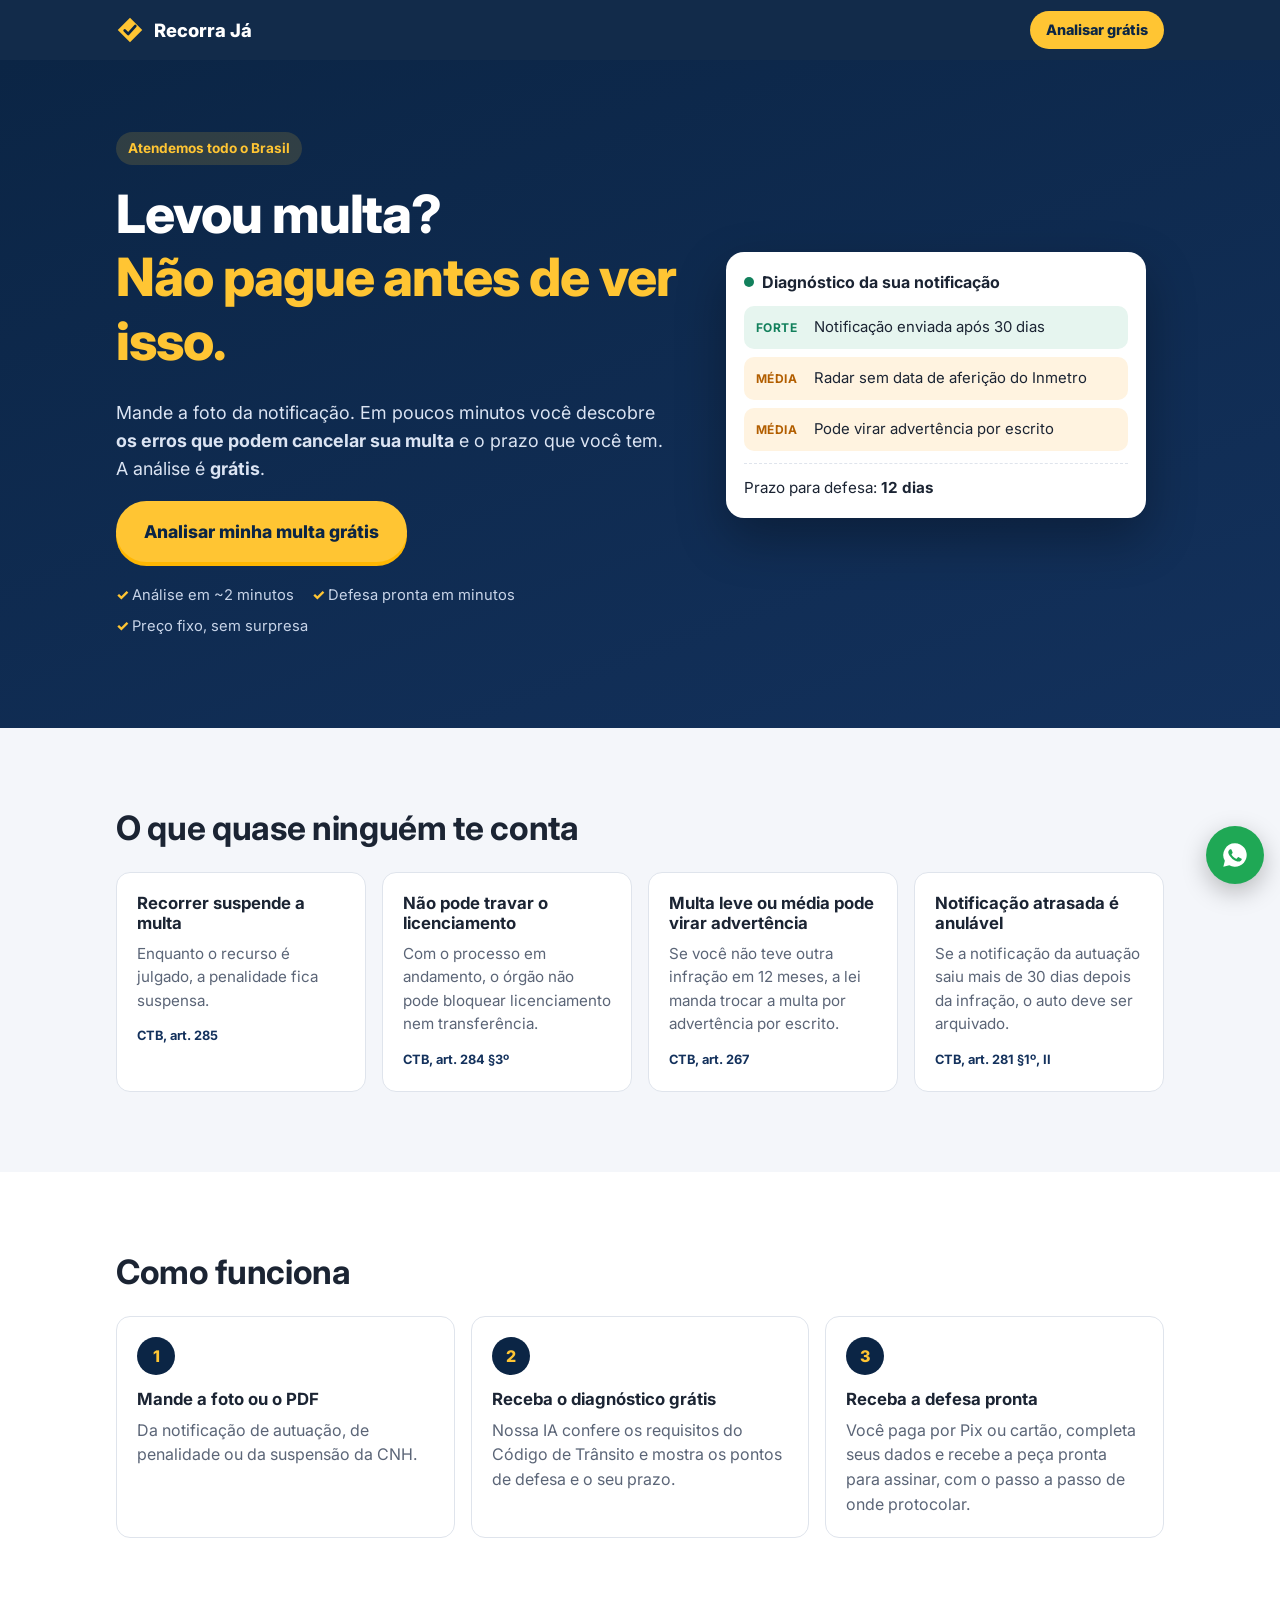
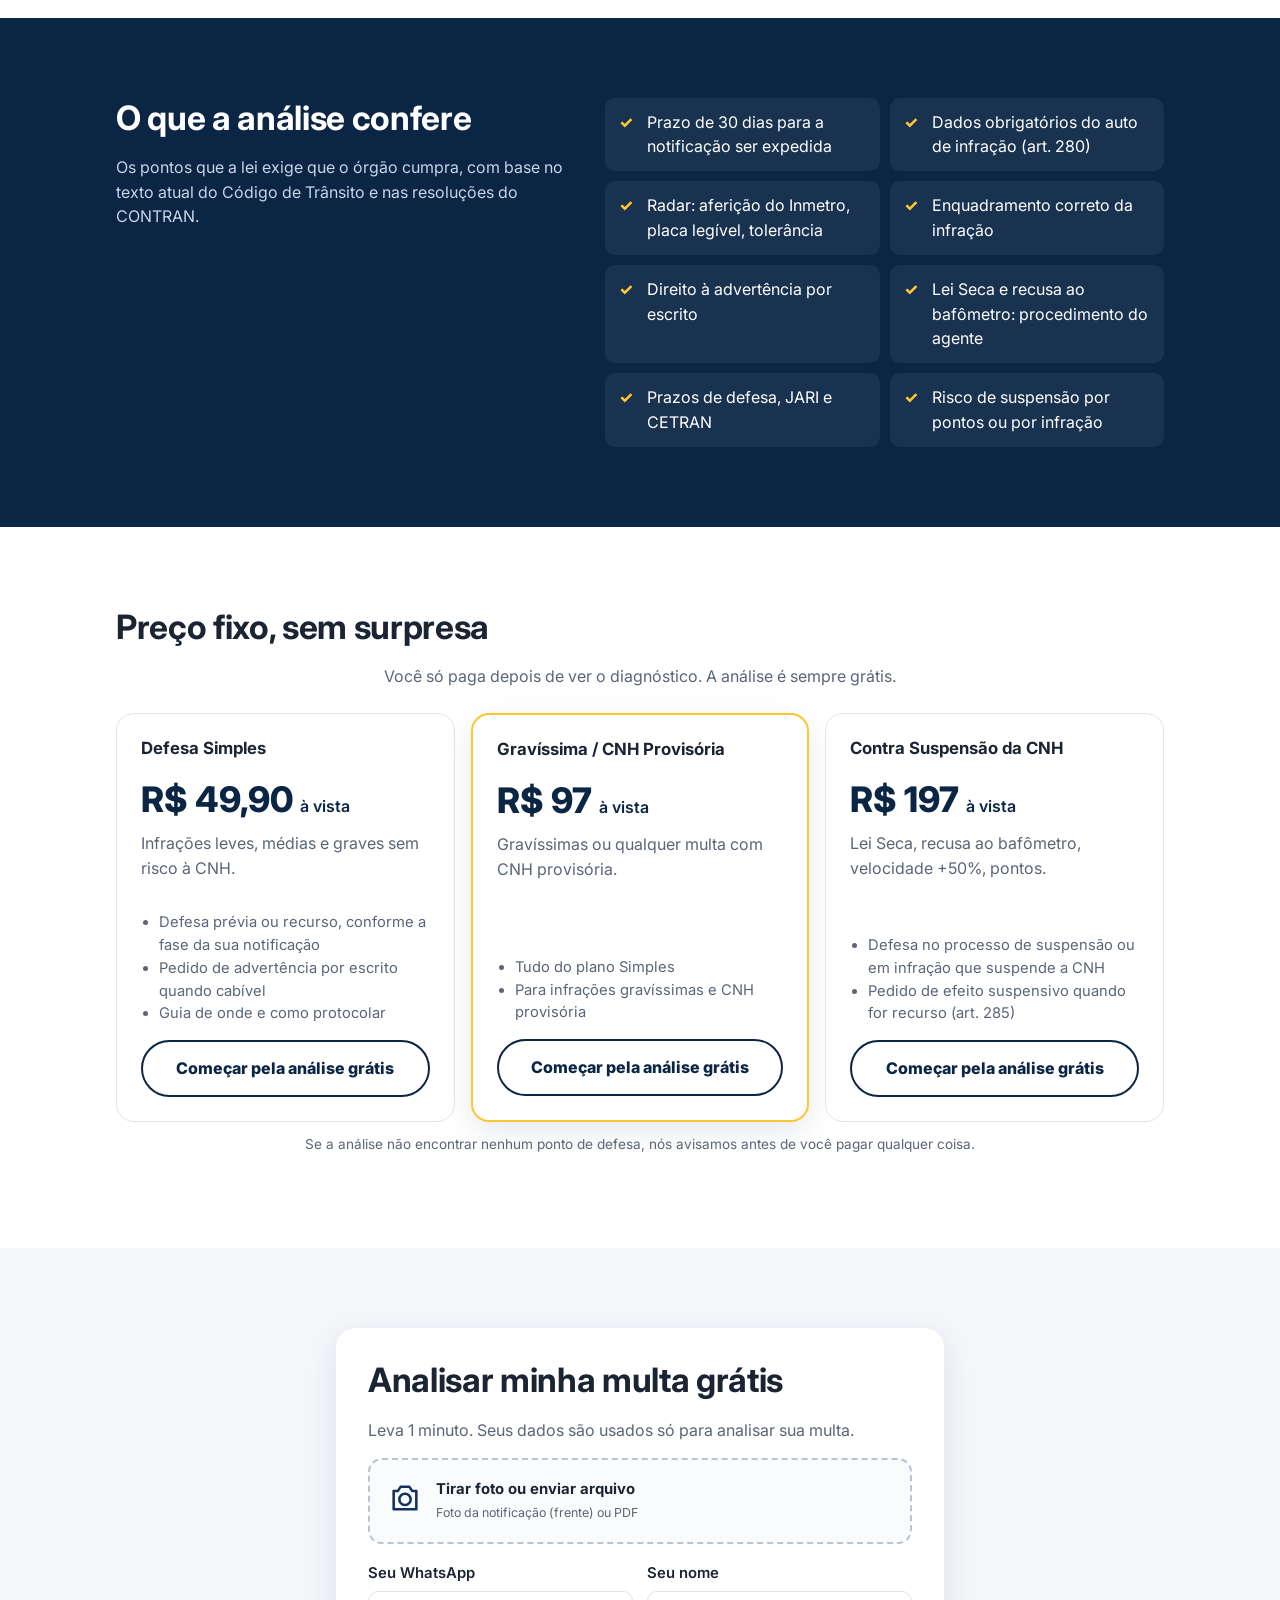
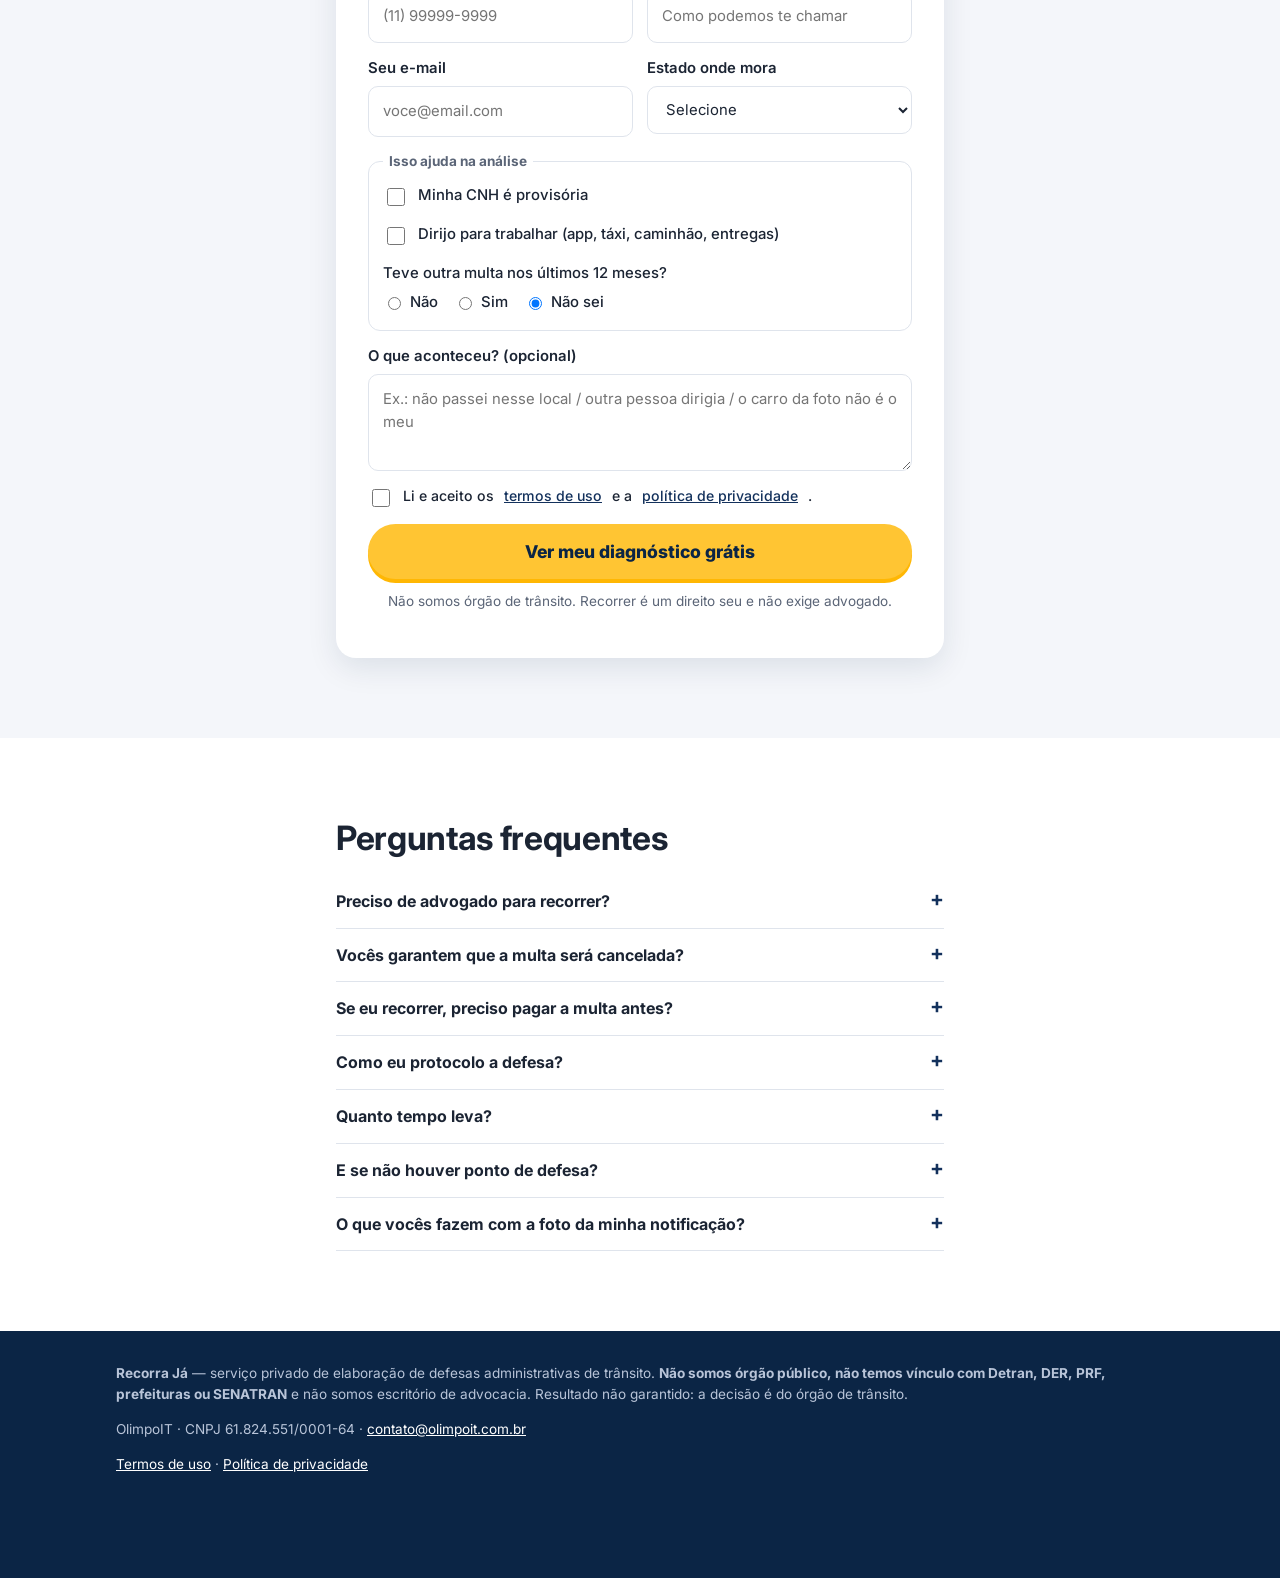
<file: index.html>
<!doctype html>
<html lang="pt-BR">
<head>
  <meta charset="utf-8">
  <meta name="viewport" content="width=device-width, initial-scale=1">
  <title>Recorra Já — Defesa de multa de trânsito com análise grátis</title>
  <meta name="description" content="Mande a foto da notificação e descubra em minutos os erros que podem cancelar sua multa. Defesa pronta com seus dados e o passo a passo para protocolar, em todo o Brasil.">
  <meta property="og:title" content="Levou multa? Veja se ela tem erro antes de pagar.">
  <meta property="og:description" content="Análise grátis da sua notificação em minutos. Defesa pronta a partir de R$ 49,90.">
  <meta property="og:type" content="website">
  <meta name="theme-color" content="#0b2545">
  <link rel="icon" href="favicon.svg" type="image/svg+xml">
  <link rel="preconnect" href="https://fonts.googleapis.com">
  <link rel="preconnect" href="https://fonts.gstatic.com" crossorigin>
  <link href="https://fonts.googleapis.com/css2?family=Inter:wght@400;500;600;700;800&display=swap" rel="stylesheet">
  <link rel="stylesheet" href="assets/style.css">
  <script src="config.js"></script>
</head>
<body>

<header class="topo">
  <div class="wrap topo-in">
    <a class="logo" href="#" aria-label="Recorra Já — início">
      <svg width="28" height="28" viewBox="0 0 32 32" aria-hidden="true"><path d="M16 2 30 16 16 30 2 16Z" fill="#ffc533"/><path d="m10 16.5 4 4 8-9" fill="none" stroke="#0b2545" stroke-width="3.2" stroke-linecap="round" stroke-linejoin="round"/></svg>
      <span>Recorra Já</span>
    </a>
    <a class="btn btn-sm" href="#analisar">Analisar grátis</a>
  </div>
</header>

<main>

<!-- HERO -->
<section class="hero">
  <div class="wrap hero-in">
    <div>
      <p class="selo">Atendemos todo o Brasil</p>
      <h1>Levou multa? <span class="destaque">Não pague antes de ver isso.</span></h1>
      <p class="sub">Mande a foto da notificação. Em poucos minutos você descobre <b>os erros que podem cancelar sua multa</b> e o prazo que você tem. A análise é <b>grátis</b>.</p>
      <a class="btn btn-lg" href="#analisar">Analisar minha multa grátis</a>
      <ul class="garantias">
        <li>Análise em ~2 minutos</li>
        <li>Defesa pronta em minutos</li>
        <li>Preço fixo, sem surpresa</li>
      </ul>
    </div>
    <div class="hero-card" aria-hidden="true">
      <div class="hc-top"><span class="hc-dot"></span>Diagnóstico da sua notificação</div>
      <div class="hc-row forte"><b>Forte</b> Notificação enviada após 30 dias</div>
      <div class="hc-row media"><b>Média</b> Radar sem data de aferição do Inmetro</div>
      <div class="hc-row media"><b>Média</b> Pode virar advertência por escrito</div>
      <div class="hc-prazo">Prazo para defesa: <b>12 dias</b></div>
    </div>
  </div>
</section>

<!-- FATOS -->
<section class="fatos">
  <div class="wrap">
    <h2>O que quase ninguém te conta</h2>
    <div class="grid-4">
      <article class="fato"><h3>Recorrer suspende a multa</h3><p>Enquanto o recurso é julgado, a penalidade fica suspensa.</p><small>CTB, art. 285</small></article>
      <article class="fato"><h3>Não pode travar o licenciamento</h3><p>Com o processo em andamento, o órgão não pode bloquear licenciamento nem transferência.</p><small>CTB, art. 284 §3º</small></article>
      <article class="fato"><h3>Multa leve ou média pode virar advertência</h3><p>Se você não teve outra infração em 12 meses, a lei manda trocar a multa por advertência por escrito.</p><small>CTB, art. 267</small></article>
      <article class="fato"><h3>Notificação atrasada é anulável</h3><p>Se a notificação da autuação saiu mais de 30 dias depois da infração, o auto deve ser arquivado.</p><small>CTB, art. 281 §1º, II</small></article>
    </div>
  </div>
</section>

<!-- COMO FUNCIONA -->
<section class="como">
  <div class="wrap">
    <h2>Como funciona</h2>
    <ol class="passos">
      <li><span>1</span><h3>Mande a foto ou o PDF</h3><p>Da notificação de autuação, de penalidade ou da suspensão da CNH.</p></li>
      <li><span>2</span><h3>Receba o diagnóstico grátis</h3><p>Nossa IA confere os requisitos do Código de Trânsito e mostra os pontos de defesa e o seu prazo.</p></li>
      <li><span>3</span><h3>Receba a defesa pronta</h3><p>Você paga por Pix ou cartão, completa seus dados e recebe a peça pronta para assinar, com o passo a passo de onde protocolar.</p></li>
    </ol>
  </div>
</section>

<!-- O QUE VERIFICAMOS -->
<section class="verifica">
  <div class="wrap two-col">
    <div>
      <h2>O que a análise confere</h2>
      <p class="muted">Os pontos que a lei exige que o órgão cumpra, com base no texto atual do Código de Trânsito e nas resoluções do CONTRAN.</p>
    </div>
    <ul class="check">
      <li>Prazo de 30 dias para a notificação ser expedida</li>
      <li>Dados obrigatórios do auto de infração (art. 280)</li>
      <li>Radar: aferição do Inmetro, placa legível, tolerância</li>
      <li>Enquadramento correto da infração</li>
      <li>Direito à advertência por escrito</li>
      <li>Lei Seca e recusa ao bafômetro: procedimento do agente</li>
      <li>Prazos de defesa, JARI e CETRAN</li>
      <li>Risco de suspensão por pontos ou por infração</li>
    </ul>
  </div>
</section>

<!-- PLANOS -->
<section class="planos" id="planos">
  <div class="wrap">
    <h2>Preço fixo, sem surpresa</h2>
    <p class="muted center">Você só paga depois de ver o diagnóstico. A análise é sempre grátis.</p>
    <div class="grid-3" id="lista-planos"></div>
    <p class="nota center">Se a análise não encontrar nenhum ponto de defesa, nós avisamos antes de você pagar qualquer coisa.</p>
  </div>
</section>

<!-- DIAGNÓSTICO -->
<section class="analisar" id="analisar">
  <div class="wrap estreito">
    <div id="painel-form">
      <h2>Analisar minha multa grátis</h2>
      <p class="muted">Leva 1 minuto. Seus dados são usados só para analisar sua multa.</p>

      <form id="form" novalidate>
        <label class="upload" id="upload">
          <input type="file" id="arquivo" accept="image/*,application/pdf" required>
          <span class="up-icone" aria-hidden="true">
            <svg width="34" height="34" viewBox="0 0 24 24" fill="none" stroke="currentColor" stroke-width="1.8" stroke-linecap="round" stroke-linejoin="round"><path d="M4 7h3l2-3h6l2 3h3v13H4z"/><circle cx="12" cy="13" r="4"/></svg>
          </span>
          <span class="up-texto"><b>Tirar foto ou enviar arquivo</b><small>Foto da notificação (frente) ou PDF</small></span>
        </label>
        <p class="arquivo-nome" id="arquivo-nome" hidden></p>

        <div class="campos">
          <label>Seu WhatsApp<input type="tel" id="whatsapp" inputmode="tel" autocomplete="tel" placeholder="(11) 99999-9999" required></label>
          <label>Seu nome<input type="text" id="nome" autocomplete="name" placeholder="Como podemos te chamar"></label>
          <label>Seu e-mail<input type="email" id="email" autocomplete="email" placeholder="voce@email.com" required></label>
          <label>Estado onde mora
            <select id="uf">
              <option value="">Selecione</option>
              <option>AC</option><option>AL</option><option>AP</option><option>AM</option><option>BA</option><option>CE</option><option>DF</option><option>ES</option><option>GO</option><option>MA</option><option>MT</option><option>MS</option><option>MG</option><option>PA</option><option>PB</option><option>PR</option><option>PE</option><option>PI</option><option>RJ</option><option>RN</option><option>RS</option><option>RO</option><option>RR</option><option>SC</option><option>SP</option><option>SE</option><option>TO</option>
            </select>
          </label>
        </div>

        <fieldset class="opcoes">
          <legend>Isso ajuda na análise</legend>
          <label class="chk"><input type="checkbox" id="cnh_provisoria"> Minha CNH é provisória</label>
          <label class="chk"><input type="checkbox" id="profissional"> Dirijo para trabalhar (app, táxi, caminhão, entregas)</label>
          <div class="radio-linha">
            <span>Teve outra multa nos últimos 12 meses?</span>
            <label><input type="radio" name="outra" value="não"> Não</label>
            <label><input type="radio" name="outra" value="sim"> Sim</label>
            <label><input type="radio" name="outra" value="não sei" checked> Não sei</label>
          </div>
        </fieldset>

        <label>O que aconteceu? (opcional)
          <textarea id="relato" rows="3" placeholder="Ex.: não passei nesse local / outra pessoa dirigia / o carro da foto não é o meu"></textarea>
        </label>

        <label class="chk consent"><input type="checkbox" id="consentimento" required> Li e aceito os <a href="termos.html" target="_blank">termos de uso</a> e a <a href="privacidade.html" target="_blank">política de privacidade</a>.</label>

        <p class="erro" id="erro" role="alert" hidden></p>
        <button class="btn btn-lg btn-bloco" type="submit" id="enviar">Ver meu diagnóstico grátis</button>
        <p class="nota center">Não somos órgão de trânsito. Recorrer é um direito seu e não exige advogado.</p>
      </form>
    </div>

    <div id="painel-carregando" hidden>
      <div class="carregando">
        <div class="spinner" aria-hidden="true"></div>
        <h2>Analisando sua notificação…</h2>
        <ul class="etapas" id="etapas">
          <li>Lendo os dados da notificação</li>
          <li>Conferindo os requisitos do auto de infração</li>
          <li>Verificando prazos de expedição e de defesa</li>
          <li>Procurando pontos de defesa</li>
          <li>Montando seu diagnóstico</li>
        </ul>
        <p class="muted">Pode levar até 2 minutos. Não feche esta página.</p>
      </div>
    </div>

    <div id="painel-resultado" hidden></div>
  </div>
</section>

<!-- FAQ -->
<section class="faq">
  <div class="wrap estreito">
    <h2>Perguntas frequentes</h2>
    <details><summary>Preciso de advogado para recorrer?</summary><p>Não. A defesa prévia e os recursos à JARI e ao CETRAN são administrativos e podem ser apresentados pelo próprio motorista ou proprietário. Nós preparamos a peça; você assina e protocola (ou nos chama para ajudar).</p></details>
    <details><summary>Vocês garantem que a multa será cancelada?</summary><p>Não, e desconfie de quem garante. Quem decide é o órgão de trânsito. O que garantimos é uma defesa técnica, dentro do prazo, baseada nos erros reais encontrados na sua notificação.</p></details>
    <details><summary>Se eu recorrer, preciso pagar a multa antes?</summary><p>Não. O recurso pode ser apresentado sem pagar a multa (CTB, art. 286). Se você pagar e o recurso for aceito, tem direito à devolução corrigida.</p></details>
    <details><summary>Como eu protocolo a defesa?</summary><p>Junto com a defesa você recebe um guia feito para o seu caso: como assinar, onde protocolar (pela Carteira Digital de Trânsito quando o órgão aceita, pelo canal indicado na própria notificação, pelos Correios com AR ou presencialmente), quais documentos anexar e o que acontece depois.</p></details>
    <details><summary>Quanto tempo leva?</summary><p>O diagnóstico sai em minutos. Depois do pagamento e dos seus dados, a defesa fica pronta em poucos minutos na maioria dos casos. Se o processamento demorar mais que o normal, você recebe a defesa por e-mail em até 24 horas úteis.</p></details>
    <details><summary>E se não houver ponto de defesa?</summary><p>Nós te avisamos no diagnóstico, antes de qualquer pagamento. Se depois da revisão não houver defesa possível, devolvemos 100% do valor.</p></details>
    <details><summary>O que vocês fazem com a foto da minha notificação?</summary><p>Usamos só para analisar a sua multa e preparar a sua defesa. Não vendemos nem compartilhamos seus dados para outros fins. Veja a <a href="privacidade.html">política de privacidade</a>.</p></details>
  </div>
</section>

</main>

<footer class="rodape">
  <div class="wrap">
    <p><b>Recorra Já</b> — serviço privado de elaboração de defesas administrativas de trânsito. <b>Não somos órgão público, não temos vínculo com Detran, DER, PRF, prefeituras ou SENATRAN</b> e não somos escritório de advocacia. Resultado não garantido: a decisão é do órgão de trânsito.</p>
    <p id="dados-empresa"></p>
    <p><a href="termos.html">Termos de uso</a> · <a href="privacidade.html">Política de privacidade</a></p>
  </div>
</footer>

<a class="whats-flutuante" id="whats-flutuante" hidden aria-label="Falar no WhatsApp">
  <svg width="28" height="28" viewBox="0 0 24 24" fill="#fff" aria-hidden="true"><path d="M12 2a10 10 0 0 0-8.7 15l-1.3 5 5.1-1.3A10 10 0 1 0 12 2Zm5.5 14.2c-.2.7-1.3 1.3-1.9 1.4-.5.1-1.1.1-1.8-.1a16 16 0 0 1-1.6-.6 12.6 12.6 0 0 1-4.8-4.3 5.5 5.5 0 0 1-1.2-2.9 3.1 3.1 0 0 1 1-2.3 1 1 0 0 1 .7-.3h.5c.2 0 .4 0 .6.5l.9 2.1a.6.6 0 0 1 0 .5 1.9 1.9 0 0 1-.3.5l-.4.5c-.1.1-.3.3-.1.6a8.7 8.7 0 0 0 1.6 2 7.9 7.9 0 0 0 2.3 1.4c.3.1.5.1.6-.1l.9-1.1c.2-.3.4-.2.7-.1l2 1c.3.1.5.2.5.3a2.3 2.3 0 0 1-.1 1.2Z"/></svg>
</a>

<script src="assets/app.js"></script>
</body>
</html>
</file>
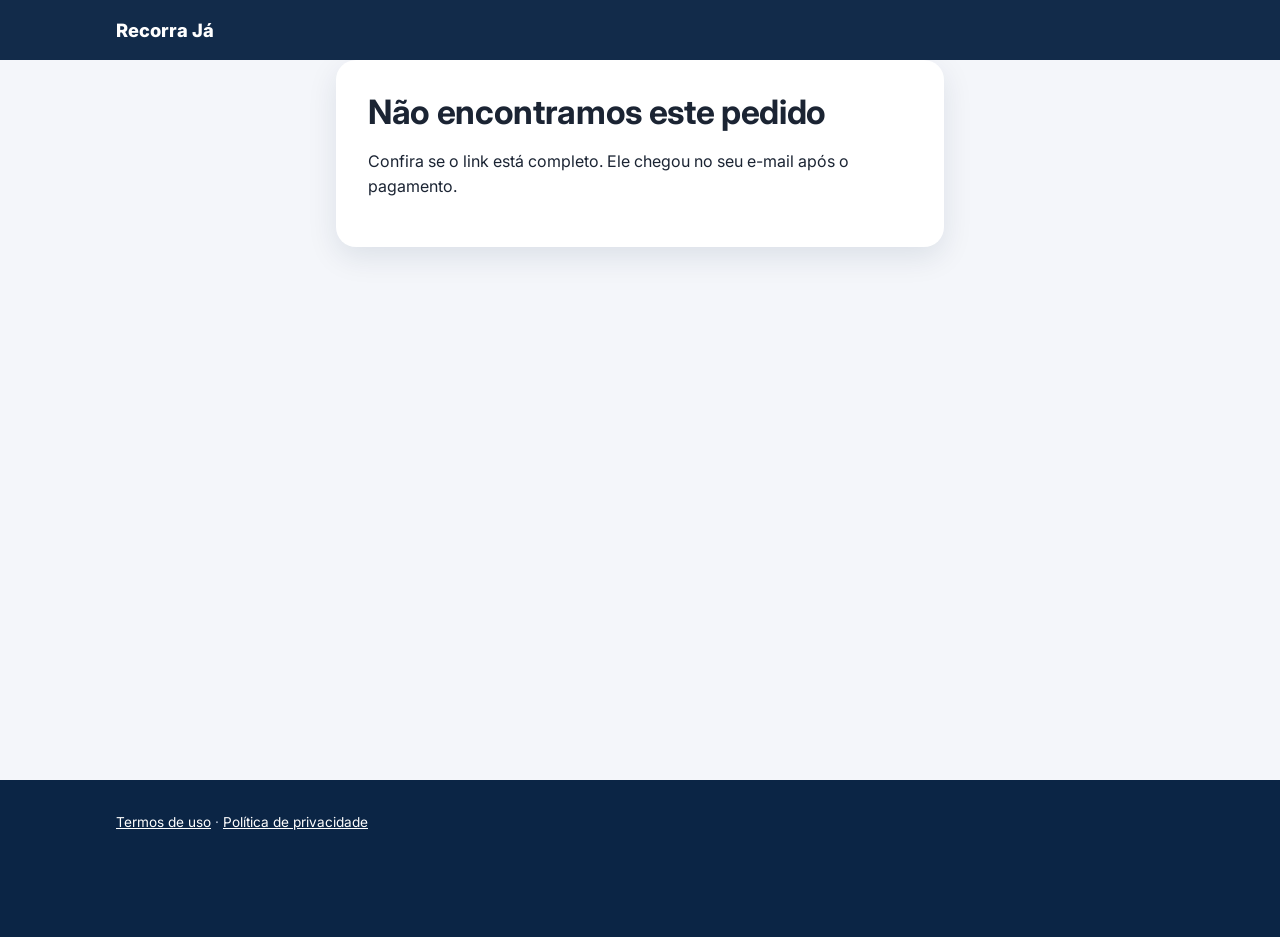
<file: dados.html>
<!doctype html>
<html lang="pt-BR">
<head>
  <meta charset="utf-8">
  <meta name="viewport" content="width=device-width, initial-scale=1">
  <meta name="robots" content="noindex, nofollow">
  <title>Complete seus dados — Recorra Já</title>
  <link rel="icon" href="favicon.svg" type="image/svg+xml">
  <link rel="preconnect" href="https://fonts.googleapis.com">
  <link rel="preconnect" href="https://fonts.gstatic.com" crossorigin>
  <link href="https://fonts.googleapis.com/css2?family=Inter:wght@400;500;600;700;800&display=swap" rel="stylesheet">
  <link rel="stylesheet" href="assets/style.css">
  <script src="config.js"></script>
</head>
<body data-pagina="dados">
<header class="topo"><div class="wrap topo-in"><a class="logo" href="index.html"><span>Recorra Já</span></a></div></header>

<main class="analisar" style="min-height:80vh">
  <div class="wrap estreito">

    <div id="estado-carregando" class="carregando">
      <div class="spinner" aria-hidden="true"></div>
      <h2 id="carregando-titulo">Carregando seu pedido…</h2>
      <p class="muted" id="carregando-texto"></p>
    </div>

    <div id="estado-erro" class="resultado" hidden>
      <h2>Não encontramos este pedido</h2>
      <p id="erro-texto">Confira se o link está completo. Ele chegou no seu e-mail após o pagamento.</p>
    </div>

    <div id="estado-revisao" class="resultado" hidden>
      <h2>Recebemos seus dados ✔</h2>
      <p>Sua defesa está sendo finalizada. Você recebe a defesa e o passo a passo <b>por e-mail em até 24 horas úteis</b> (antes, se o prazo estiver perto do fim).</p>
      <p class="nota">Pedido <span class="num-pedido"></span></p>
    </div>

    <form id="form-dados" class="resultado" novalidate hidden>
      <div class="res-topo"><h2>Falta pouco!</h2><span class="res-pedido">Pedido <span class="num-pedido"></span></span></div>
      <p>Pagamento confirmado. Estes dados vão na sua defesa, que você assina e protocola.</p>
      <div class="dados-multa" id="resumo-multa"></div>

      <div class="campos">
        <label>Nome completo<input id="nome_completo" autocomplete="name" required></label>
        <label>CPF<input id="cpf" inputmode="numeric" autocomplete="off" placeholder="000.000.000-00" required></label>
        <label>Nº de registro da CNH<input id="cnh" inputmode="numeric" placeholder="está na CNH, campo Nº REGISTRO" required></label>
        <label>CEP<input id="cep" inputmode="numeric" autocomplete="postal-code" placeholder="00000-000" required></label>
      </div>
      <label>Endereço (rua, número, complemento, bairro)<input id="endereco" autocomplete="street-address" required></label>
      <div class="campos">
        <label>Cidade<input id="cidade" autocomplete="address-level2" required></label>
        <label>UF<input id="uf" maxlength="2" autocomplete="address-level1" placeholder="SP" required></label>
      </div>

      <fieldset class="opcoes">
        <legend>Sobre a infração</legend>
        <div class="radio-linha">
          <span>Quem estava dirigindo?</span>
          <label><input type="radio" name="condutor" value="eu" checked> Eu</label>
          <label><input type="radio" name="condutor" value="outra_pessoa"> Outra pessoa</label>
        </div>
        <div class="radio-linha">
          <span>Teve outra multa nos últimos 12 meses?</span>
          <label><input type="radio" name="outra" value="não"> Não</label>
          <label><input type="radio" name="outra" value="sim"> Sim</label>
          <label><input type="radio" name="outra" value="não sei" checked> Não sei</label>
        </div>
      </fieldset>

      <div id="perguntas"></div>

      <label class="chk consent"><input type="checkbox" id="declaracao" required> Declaro que as informações acima são verdadeiras.</label>
      <p class="erro" id="erro" role="alert" hidden></p>
      <button class="btn btn-lg btn-bloco" type="submit" id="enviar">Gerar minha defesa</button>
    </form>

  </div>
</main>

<footer class="rodape"><div class="wrap"><p><a href="termos.html">Termos de uso</a> · <a href="privacidade.html">Política de privacidade</a></p></div></footer>
<script src="assets/pedido.js"></script>
</body>
</html>
</file>
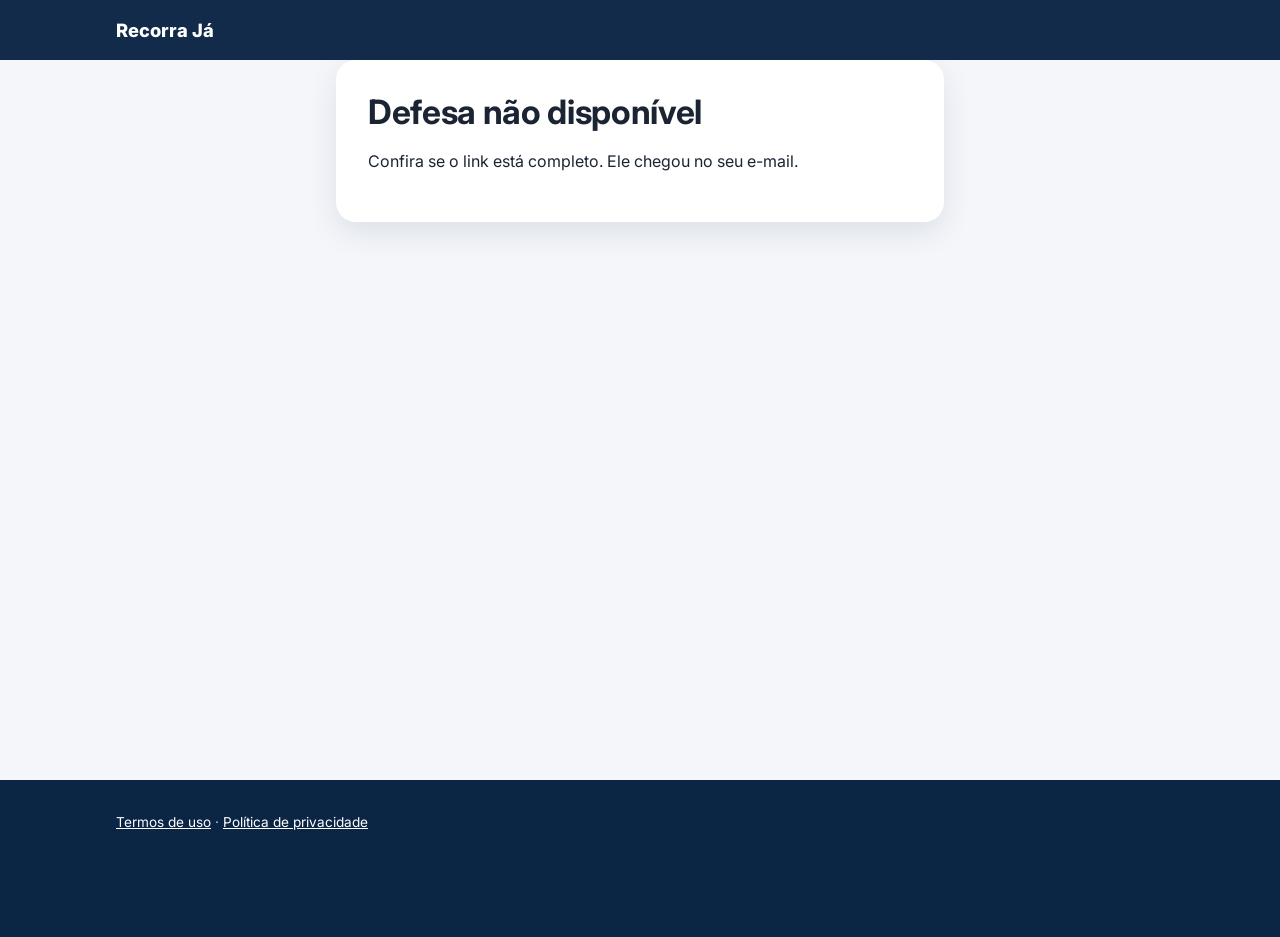
<file: defesa.html>
<!doctype html>
<html lang="pt-BR">
<head>
  <meta charset="utf-8">
  <meta name="viewport" content="width=device-width, initial-scale=1">
  <meta name="robots" content="noindex, nofollow">
  <title>Sua defesa — Recorra Já</title>
  <link rel="icon" href="favicon.svg" type="image/svg+xml">
  <link rel="preconnect" href="https://fonts.googleapis.com">
  <link rel="preconnect" href="https://fonts.gstatic.com" crossorigin>
  <link href="https://fonts.googleapis.com/css2?family=Inter:wght@400;500;600;700;800&display=swap" rel="stylesheet">
  <link rel="stylesheet" href="assets/style.css">
  <script src="config.js"></script>
</head>
<body data-pagina="defesa">
<header class="topo nao-imprimir"><div class="wrap topo-in"><a class="logo" href="index.html"><span>Recorra Já</span></a></div></header>

<main class="analisar" style="min-height:80vh">
  <div class="wrap estreito">

    <div id="estado-carregando" class="carregando nao-imprimir">
      <div class="spinner" aria-hidden="true"></div>
      <h2 id="carregando-titulo">Carregando sua defesa…</h2>
      <p class="muted" id="carregando-texto"></p>
    </div>

    <div id="estado-erro" class="resultado nao-imprimir" hidden>
      <h2>Defesa não disponível</h2>
      <p id="erro-texto">Confira se o link está completo. Ele chegou no seu e-mail.</p>
    </div>

    <div id="estado-pronta" hidden>
      <div class="resultado nao-imprimir">
        <div class="res-topo"><h2>Sua defesa está pronta</h2><span class="res-pedido">Pedido <span class="num-pedido"></span></span></div>
        <div class="prazo-box urgente" id="prazo-box" hidden><div><b>Protocole até <span id="prazo-data"></span></b><br><small id="prazo-dias"></small></div></div>
        <div class="acoes-defesa">
          <button class="btn btn-lg btn-bloco" id="imprimir">Imprimir ou salvar em PDF</button>
          <button class="btn btn-sec btn-bloco" id="copiar">Copiar o texto</button>
        </div>
        <p class="nota">No celular: toque em "Imprimir ou salvar em PDF" e escolha "Salvar como PDF". Para assinar digitalmente, use o assinador gratuito do gov.br.</p>
      </div>

      <article class="folha" id="folha"></article>

      <section class="resultado guia nao-imprimir" id="guia"></section>
    </div>

  </div>
</main>

<footer class="rodape nao-imprimir"><div class="wrap"><p><a href="termos.html">Termos de uso</a> · <a href="privacidade.html">Política de privacidade</a></p></div></footer>
<script src="assets/pedido.js"></script>
</body>
</html>
</file>
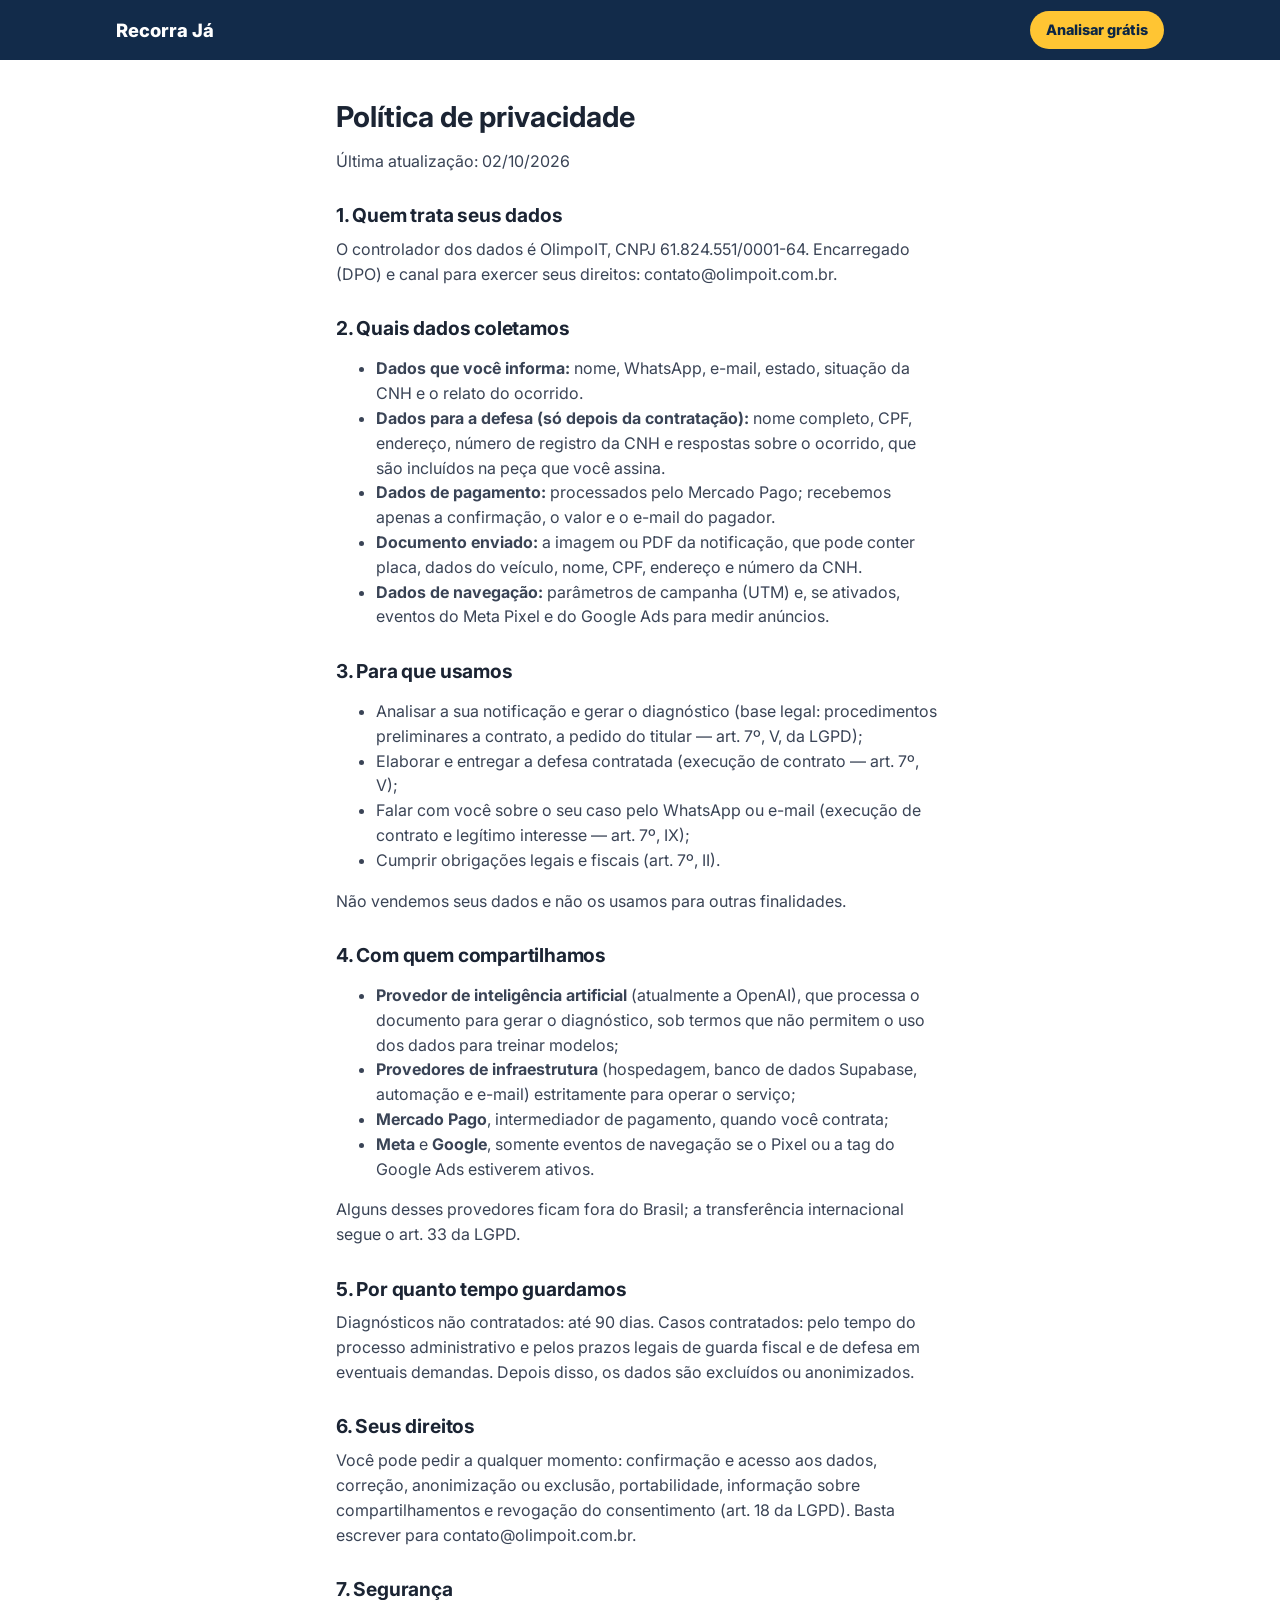
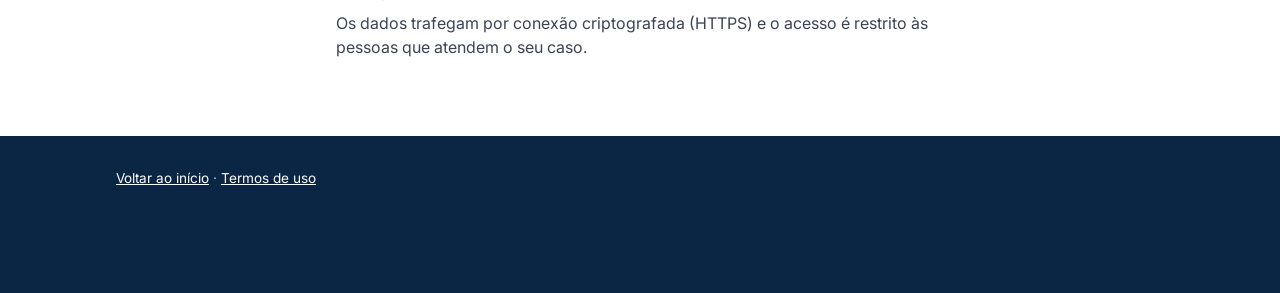
<file: privacidade.html>
<!doctype html>
<html lang="pt-BR">
<head>
  <meta charset="utf-8">
  <meta name="viewport" content="width=device-width, initial-scale=1">
  <title>Política de privacidade — Recorra Já</title>
  <link rel="icon" href="favicon.svg" type="image/svg+xml">
  <link href="https://fonts.googleapis.com/css2?family=Inter:wght@400;600;800&display=swap" rel="stylesheet">
  <link rel="stylesheet" href="assets/style.css">
  <script src="config.js"></script>
</head>
<body>
<header class="topo"><div class="wrap topo-in"><a class="logo" href="index.html">Recorra Já</a><a class="btn btn-sm" href="index.html#analisar">Analisar grátis</a></div></header>
<main class="legal"><div class="wrap estreito">
  <h1>Política de privacidade</h1>
  <p class="muted">Última atualização: 02/10/2026</p>

  <h2>1. Quem trata seus dados</h2>
  <p>O controlador dos dados é <span class="emp-nome">[razão social]</span>, <span class="emp-cnpj">[CNPJ]</span>. Encarregado (DPO) e canal para exercer seus direitos: <span class="emp-email">[e-mail]</span>.</p>

  <h2>2. Quais dados coletamos</h2>
  <ul>
    <li><b>Dados que você informa:</b> nome, WhatsApp, e-mail, estado, situação da CNH e o relato do ocorrido.</li>
    <li><b>Dados para a defesa (só depois da contratação):</b> nome completo, CPF, endereço, número de registro da CNH e respostas sobre o ocorrido, que são incluídos na peça que você assina.</li>
    <li><b>Dados de pagamento:</b> processados pelo Mercado Pago; recebemos apenas a confirmação, o valor e o e-mail do pagador.</li>
    <li><b>Documento enviado:</b> a imagem ou PDF da notificação, que pode conter placa, dados do veículo, nome, CPF, endereço e número da CNH.</li>
    <li><b>Dados de navegação:</b> parâmetros de campanha (UTM) e, se ativados, eventos do Meta Pixel e do Google Ads para medir anúncios.</li>
  </ul>

  <h2>3. Para que usamos</h2>
  <ul>
    <li>Analisar a sua notificação e gerar o diagnóstico (base legal: procedimentos preliminares a contrato, a pedido do titular — art. 7º, V, da LGPD);</li>
    <li>Elaborar e entregar a defesa contratada (execução de contrato — art. 7º, V);</li>
    <li>Falar com você sobre o seu caso pelo WhatsApp ou e-mail (execução de contrato e legítimo interesse — art. 7º, IX);</li>
    <li>Cumprir obrigações legais e fiscais (art. 7º, II).</li>
  </ul>
  <p>Não vendemos seus dados e não os usamos para outras finalidades.</p>

  <h2>4. Com quem compartilhamos</h2>
  <ul>
    <li><b>Provedor de inteligência artificial</b> (atualmente a OpenAI), que processa o documento para gerar o diagnóstico, sob termos que não permitem o uso dos dados para treinar modelos;</li>
    <li><b>Provedores de infraestrutura</b> (hospedagem, banco de dados Supabase, automação e e-mail) estritamente para operar o serviço;</li>
    <li><b>Mercado Pago</b>, intermediador de pagamento, quando você contrata;</li>
    <li><b>Meta</b> e <b>Google</b>, somente eventos de navegação se o Pixel ou a tag do Google Ads estiverem ativos.</li>
  </ul>
  <p>Alguns desses provedores ficam fora do Brasil; a transferência internacional segue o art. 33 da LGPD.</p>

  <h2>5. Por quanto tempo guardamos</h2>
  <p>Diagnósticos não contratados: até 90 dias. Casos contratados: pelo tempo do processo administrativo e pelos prazos legais de guarda fiscal e de defesa em eventuais demandas. Depois disso, os dados são excluídos ou anonimizados.</p>

  <h2>6. Seus direitos</h2>
  <p>Você pode pedir a qualquer momento: confirmação e acesso aos dados, correção, anonimização ou exclusão, portabilidade, informação sobre compartilhamentos e revogação do consentimento (art. 18 da LGPD). Basta escrever para <span class="emp-email">[e-mail]</span>.</p>

  <h2>7. Segurança</h2>
  <p>Os dados trafegam por conexão criptografada (HTTPS) e o acesso é restrito às pessoas que atendem o seu caso.</p>
</div></main>
<footer class="rodape"><div class="wrap"><p><a href="index.html">Voltar ao início</a> · <a href="termos.html">Termos de uso</a></p></div></footer>
<script>
  (function () {
    var e = (window.RECORRA_CONFIG || {}).empresa || {};
    function set(cls, v) { document.querySelectorAll(cls).forEach(function (el) { if (v) el.textContent = v; }); }
    set(".emp-nome", e.razaoSocial); set(".emp-cnpj", e.cnpj ? "CNPJ " + e.cnpj : ""); set(".emp-email", e.email);
  })();
</script>
</body>
</html>
</file>
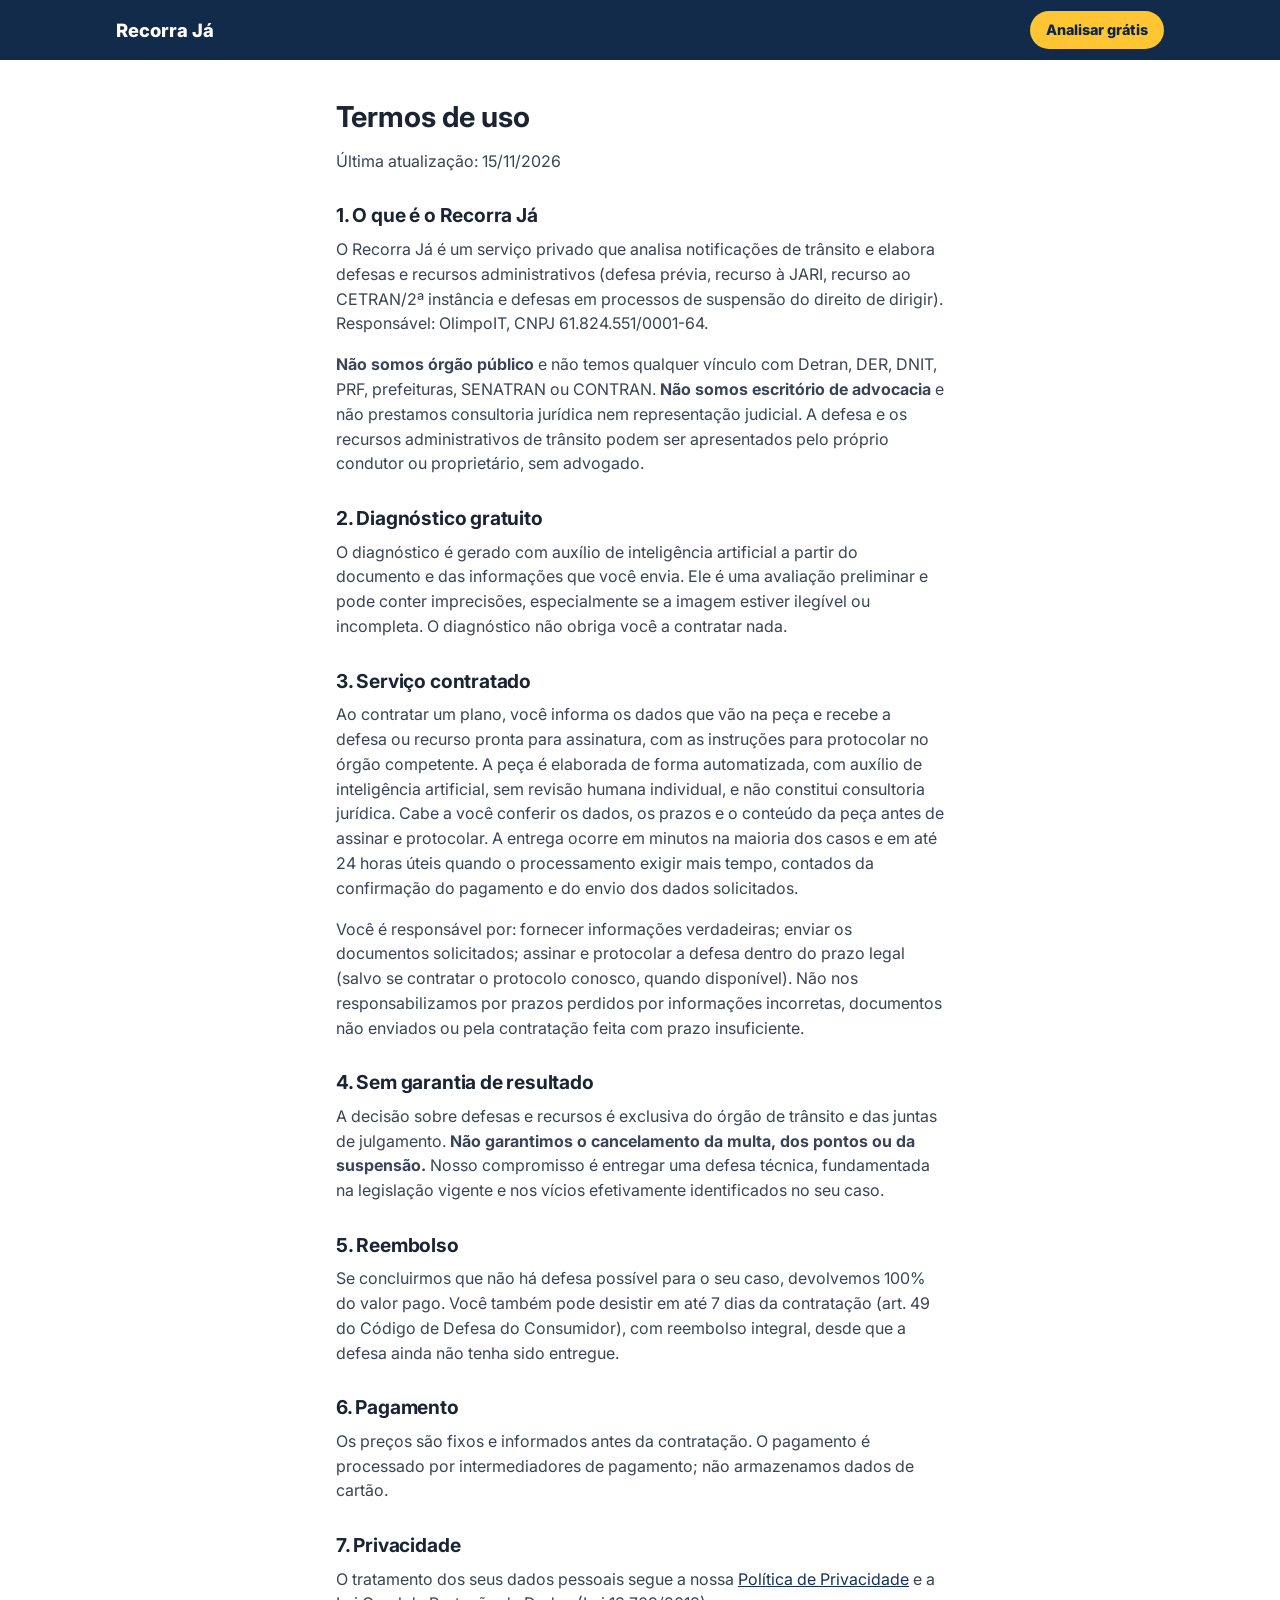
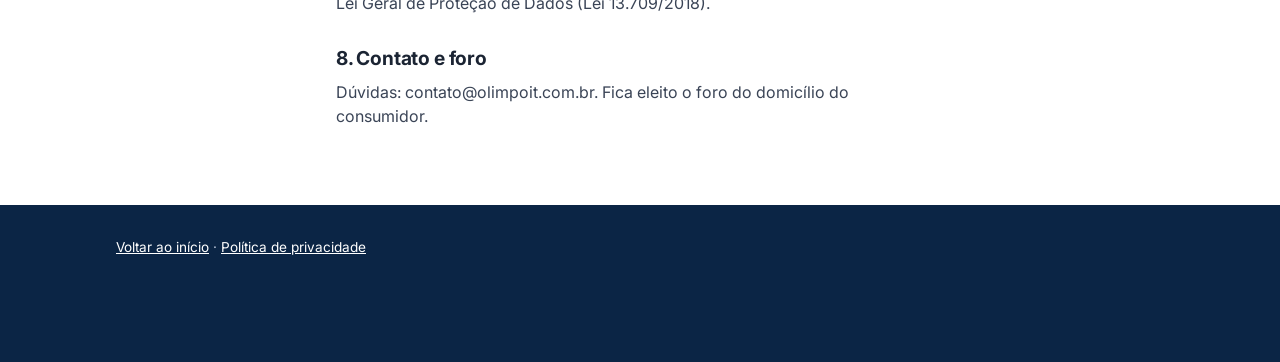
<file: termos.html>
<!doctype html>
<html lang="pt-BR">
<head>
  <meta charset="utf-8">
  <meta name="viewport" content="width=device-width, initial-scale=1">
  <title>Termos de uso — Recorra Já</title>
  <link rel="icon" href="favicon.svg" type="image/svg+xml">
  <link href="https://fonts.googleapis.com/css2?family=Inter:wght@400;600;800&display=swap" rel="stylesheet">
  <link rel="stylesheet" href="assets/style.css">
  <script src="config.js"></script>
</head>
<body>
<header class="topo"><div class="wrap topo-in"><a class="logo" href="index.html">Recorra Já</a><a class="btn btn-sm" href="index.html#analisar">Analisar grátis</a></div></header>
<main class="legal"><div class="wrap estreito">
  <h1>Termos de uso</h1>
  <p class="muted">Última atualização: 15/11/2026</p>

  <h2>1. O que é o Recorra Já</h2>
  <p>O Recorra Já é um serviço privado que analisa notificações de trânsito e elabora defesas e recursos administrativos (defesa prévia, recurso à JARI, recurso ao CETRAN/2ª instância e defesas em processos de suspensão do direito de dirigir). Responsável: <span class="emp-nome">[razão social]</span>, <span class="emp-cnpj">[CNPJ]</span>.</p>
  <p><b>Não somos órgão público</b> e não temos qualquer vínculo com Detran, DER, DNIT, PRF, prefeituras, SENATRAN ou CONTRAN. <b>Não somos escritório de advocacia</b> e não prestamos consultoria jurídica nem representação judicial. A defesa e os recursos administrativos de trânsito podem ser apresentados pelo próprio condutor ou proprietário, sem advogado.</p>

  <h2>2. Diagnóstico gratuito</h2>
  <p>O diagnóstico é gerado com auxílio de inteligência artificial a partir do documento e das informações que você envia. Ele é uma avaliação preliminar e pode conter imprecisões, especialmente se a imagem estiver ilegível ou incompleta. O diagnóstico não obriga você a contratar nada.</p>

  <h2>3. Serviço contratado</h2>
  <p>Ao contratar um plano, você informa os dados que vão na peça e recebe a defesa ou recurso pronta para assinatura, com as instruções para protocolar no órgão competente. A peça é elaborada de forma automatizada, com auxílio de inteligência artificial, sem revisão humana individual, e não constitui consultoria jurídica. Cabe a você conferir os dados, os prazos e o conteúdo da peça antes de assinar e protocolar. A entrega ocorre em minutos na maioria dos casos e em até 24 horas úteis quando o processamento exigir mais tempo, contados da confirmação do pagamento e do envio dos dados solicitados.</p>
  <p>Você é responsável por: fornecer informações verdadeiras; enviar os documentos solicitados; assinar e protocolar a defesa dentro do prazo legal (salvo se contratar o protocolo conosco, quando disponível). Não nos responsabilizamos por prazos perdidos por informações incorretas, documentos não enviados ou pela contratação feita com prazo insuficiente.</p>

  <h2>4. Sem garantia de resultado</h2>
  <p>A decisão sobre defesas e recursos é exclusiva do órgão de trânsito e das juntas de julgamento. <b>Não garantimos o cancelamento da multa, dos pontos ou da suspensão.</b> Nosso compromisso é entregar uma defesa técnica, fundamentada na legislação vigente e nos vícios efetivamente identificados no seu caso.</p>

  <h2>5. Reembolso</h2>
  <p>Se concluirmos que não há defesa possível para o seu caso, devolvemos 100% do valor pago. Você também pode desistir em até 7 dias da contratação (art. 49 do Código de Defesa do Consumidor), com reembolso integral, desde que a defesa ainda não tenha sido entregue.</p>

  <h2>6. Pagamento</h2>
  <p>Os preços são fixos e informados antes da contratação. O pagamento é processado por intermediadores de pagamento; não armazenamos dados de cartão.</p>

  <h2>7. Privacidade</h2>
  <p>O tratamento dos seus dados pessoais segue a nossa <a href="privacidade.html">Política de Privacidade</a> e a Lei Geral de Proteção de Dados (Lei 13.709/2018).</p>

  <h2>8. Contato e foro</h2>
  <p>Dúvidas: <span class="emp-email">[e-mail]</span>. Fica eleito o foro do domicílio do consumidor.</p>
</div></main>
<footer class="rodape"><div class="wrap"><p><a href="index.html">Voltar ao início</a> · <a href="privacidade.html">Política de privacidade</a></p></div></footer>
<script>
  (function () {
    var e = (window.RECORRA_CONFIG || {}).empresa || {};
    function set(cls, v) { document.querySelectorAll(cls).forEach(function (el) { if (v) el.textContent = v; }); }
    set(".emp-nome", e.razaoSocial); set(".emp-cnpj", e.cnpj ? "CNPJ " + e.cnpj : ""); set(".emp-email", e.email);
  })();
</script>
</body>
</html>
</file>
<file: assets/style.css>
:root {
  --azul: #0b2545;
  --azul-2: #13315c;
  --amarelo: #ffc533;
  --amarelo-2: #ffb703;
  --texto: #1b2433;
  --muted: #5b6577;
  --fundo: #ffffff;
  --fundo-2: #f4f6fa;
  --borda: #dfe4ec;
  --verde: #12805c;
  --verde-bg: #e6f5ef;
  --laranja: #b25e00;
  --laranja-bg: #fff3e0;
  --cinza-bg: #eef0f4;
  --vermelho: #b42318;
  --raio: 14px;
  --sombra: 0 10px 30px rgba(11, 37, 69, .10);
}

* { box-sizing: border-box; }
html { scroll-behavior: smooth; }
body {
  margin: 0;
  font-family: Inter, system-ui, -apple-system, "Segoe UI", Roboto, sans-serif;
  color: var(--texto);
  background: var(--fundo);
  line-height: 1.55;
  -webkit-font-smoothing: antialiased;
}
img, svg { max-width: 100%; }
a { color: var(--azul-2); }
h1, h2, h3 { line-height: 1.2; margin: 0 0 .5em; }
h2 { font-size: clamp(1.5rem, 4vw, 2.1rem); letter-spacing: -.01em; }
h3 { font-size: 1.05rem; }
p { margin: 0 0 1em; }

.wrap { width: 100%; max-width: 1080px; margin: 0 auto; padding: 0 16px; }
.estreito { max-width: 640px; }
.center { text-align: center; }
.muted { color: var(--muted); }
.nota { font-size: .85rem; color: var(--muted); margin-top: 12px; }
section { padding: 56px 0; }

/* Botões */
.btn {
  display: inline-block; border: 0; cursor: pointer; text-decoration: none; text-align: center;
  background: var(--amarelo); color: var(--azul); font-weight: 800; font-size: 1rem;
  padding: 14px 22px; border-radius: 999px; box-shadow: 0 4px 0 var(--amarelo-2);
  transition: transform .08s ease, box-shadow .08s ease, background .15s;
  font-family: inherit;
}
.btn:hover { background: #ffd35c; }
.btn:active { transform: translateY(2px); box-shadow: 0 2px 0 var(--amarelo-2); }
.btn:disabled { opacity: .6; cursor: progress; }
.btn-sm { padding: 8px 16px; font-size: .9rem; box-shadow: none; }
.btn-lg { padding: 17px 28px; font-size: 1.1rem; }
.btn-bloco { display: block; width: 100%; }
.btn-sec { background: #fff; color: var(--azul); border: 2px solid var(--azul); box-shadow: none; }
.btn-sec:hover { background: var(--fundo-2); }
.btn-whats { background: #1fa855; color: #fff; box-shadow: 0 4px 0 #16803f; }
.btn-whats:hover { background: #22b95d; }

/* Topo */
.topo { position: sticky; top: 0; z-index: 10; background: rgba(11, 37, 69, .97); backdrop-filter: blur(6px); }
.topo-in { display: flex; align-items: center; justify-content: space-between; height: 60px; }
.logo { display: flex; align-items: center; gap: 10px; color: #fff; text-decoration: none; font-weight: 800; font-size: 1.15rem; }

/* Hero */
.hero { background: linear-gradient(160deg, var(--azul) 0%, var(--azul-2) 100%); color: #fff; padding: 48px 0 64px; }
.hero-in { display: grid; gap: 40px; align-items: center; }
.selo { display: inline-block; background: rgba(255, 197, 51, .15); color: var(--amarelo); font-weight: 700; font-size: .85rem; padding: 6px 12px; border-radius: 999px; margin-bottom: 18px; }
.hero h1 { font-size: clamp(2rem, 7vw, 3.3rem); font-weight: 800; letter-spacing: -.02em; }
.destaque { color: var(--amarelo); display: block; }
.sub { font-size: 1.12rem; color: #dbe4f3; max-width: 560px; }
.garantias { list-style: none; padding: 0; margin: 22px 0 0; display: flex; flex-wrap: wrap; gap: 8px 18px; color: #c8d4e8; font-size: .92rem; }
.garantias li::before { content: "✓ "; color: var(--amarelo); font-weight: 800; }
.hero-card { background: #fff; color: var(--texto); border-radius: 18px; padding: 18px; box-shadow: 0 20px 50px rgba(0, 0, 0, .3); max-width: 420px; }
.hc-top { font-weight: 700; display: flex; align-items: center; gap: 8px; margin-bottom: 12px; }
.hc-dot { width: 10px; height: 10px; border-radius: 50%; background: var(--verde); }
.hc-row { padding: 10px 12px; border-radius: 10px; margin-bottom: 8px; font-size: .93rem; }
.hc-row b { display: inline-block; min-width: 54px; font-size: .75rem; text-transform: uppercase; letter-spacing: .04em; }
.hc-row.forte { background: var(--verde-bg); } .hc-row.forte b { color: var(--verde); }
.hc-row.media { background: var(--laranja-bg); } .hc-row.media b { color: var(--laranja); }
.hc-prazo { margin-top: 12px; padding-top: 12px; border-top: 1px dashed var(--borda); font-size: .95rem; }

/* Fatos */
.fatos { background: var(--fundo-2); }
.grid-4, .grid-3 { display: grid; gap: 16px; margin-top: 24px; }
.fato { background: #fff; border: 1px solid var(--borda); border-radius: var(--raio); padding: 20px; }
.fato p { color: var(--muted); font-size: .95rem; margin-bottom: 10px; }
.fato small { font-weight: 700; color: var(--azul-2); font-size: .8rem; }

/* Como funciona */
.passos { list-style: none; padding: 0; margin: 24px 0 0; display: grid; gap: 16px; counter-reset: p; }
.passos li { position: relative; padding: 20px 20px 20px 72px; border: 1px solid var(--borda); border-radius: var(--raio); }
.passos li span { position: absolute; left: 20px; top: 20px; width: 38px; height: 38px; display: grid; place-items: center; border-radius: 50%; background: var(--azul); color: var(--amarelo); font-weight: 800; }
.passos p { color: var(--muted); margin: 0; }

/* Verificação */
.verifica { background: var(--azul); color: #fff; }
.verifica .muted { color: #c8d4e8; }
.two-col { display: grid; gap: 24px; }
.check { list-style: none; padding: 0; margin: 0; display: grid; gap: 10px; }
.check li { padding: 12px 14px 12px 42px; background: rgba(255, 255, 255, .06); border-radius: 10px; position: relative; }
.check li::before { content: "✓"; position: absolute; left: 14px; color: var(--amarelo); font-weight: 800; }

/* Planos */
.plano { border: 1px solid var(--borda); border-radius: 18px; padding: 24px; display: flex; flex-direction: column; background: #fff; }
.plano.popular { border: 2px solid var(--amarelo); box-shadow: var(--sombra); }
.plano .tag { align-self: flex-start; background: var(--amarelo); color: var(--azul); font-size: .75rem; font-weight: 800; padding: 3px 10px; border-radius: 999px; margin-bottom: 10px; }
.plano .preco { font-size: 2.2rem; font-weight: 800; color: var(--azul); margin: 6px 0 4px; }
.plano .preco small { font-size: 1rem; font-weight: 600; }
.plano p { color: var(--muted); flex: 1; }
.plano ul { padding-left: 18px; color: var(--muted); font-size: .92rem; }

/* Formulário */
.analisar { background: var(--fundo-2); }
#painel-form, .carregando, .resultado { background: #fff; border-radius: 20px; padding: 24px; box-shadow: var(--sombra); }
form label { display: block; font-weight: 600; font-size: .93rem; margin-bottom: 14px; }
input[type=text], input[type=tel], input[type=email], select, textarea {
  display: block; width: 100%; margin-top: 6px; padding: 13px 14px; font: inherit; font-weight: 400;
  border: 1.5px solid var(--borda); border-radius: 10px; background: #fff; color: var(--texto);
}
input:focus, select:focus, textarea:focus { outline: 3px solid rgba(255, 197, 51, .5); border-color: var(--amarelo-2); }
.upload { display: flex; align-items: center; gap: 14px; border: 2px dashed #b9c3d3; border-radius: 14px; padding: 18px; cursor: pointer; background: #fafbfd; transition: border-color .15s, background .15s; }
.upload:hover, .upload.ok { border-color: var(--azul-2); background: #f1f5fb; }
.upload input { position: absolute; width: 1px; height: 1px; opacity: 0; }
.up-icone { color: var(--azul-2); flex: none; }
.up-texto b { display: block; }
.up-texto small { color: var(--muted); font-weight: 400; }
.arquivo-nome { font-size: .9rem; color: var(--verde); font-weight: 600; margin: 8px 0 0; }
.campos { display: grid; gap: 0 14px; margin-top: 18px; }
.opcoes { border: 1px solid var(--borda); border-radius: 12px; padding: 12px 14px 4px; margin: 0 0 14px; }
.opcoes legend { font-weight: 700; font-size: .85rem; padding: 0 6px; color: var(--muted); }
.chk { display: flex !important; gap: 10px; align-items: flex-start; font-weight: 500 !important; }
.chk input { margin-top: 4px; width: 18px; height: 18px; flex: none; }
.radio-linha { display: flex; flex-wrap: wrap; gap: 6px 16px; align-items: center; font-size: .93rem; margin-bottom: 12px; }
.radio-linha span { width: 100%; font-weight: 500; }
.radio-linha label { display: flex; gap: 6px; align-items: center; margin: 0; font-weight: 500; }
.consent { font-size: .88rem; }
.erro { background: #fdecea; color: var(--vermelho); padding: 12px 14px; border-radius: 10px; font-weight: 600; font-size: .93rem; }

/* Carregando */
.carregando { text-align: center; }
.spinner { width: 54px; height: 54px; margin: 8px auto 18px; border: 5px solid var(--cinza-bg); border-top-color: var(--amarelo-2); border-radius: 50%; animation: gira 1s linear infinite; }
@keyframes gira { to { transform: rotate(360deg); } }
.etapas { list-style: none; padding: 0; text-align: left; max-width: 380px; margin: 18px auto; }
.etapas li { padding: 6px 0 6px 30px; position: relative; color: #9aa3b2; transition: color .3s; }
.etapas li::before { content: "○"; position: absolute; left: 6px; }
.etapas li.ativa { color: var(--texto); font-weight: 600; }
.etapas li.ativa::before { content: "◐"; color: var(--amarelo-2); }
.etapas li.feita { color: var(--verde); }
.etapas li.feita::before { content: "✓"; color: var(--verde); }

/* Resultado */
.res-topo { display: flex; justify-content: space-between; align-items: baseline; gap: 10px; flex-wrap: wrap; }
.res-pedido { font-size: .8rem; color: var(--muted); }
.prazo-box { display: flex; align-items: center; gap: 14px; padding: 14px 16px; border-radius: 14px; margin: 14px 0; background: var(--cinza-bg); }
.prazo-box .dias { font-size: 2rem; font-weight: 800; line-height: 1; }
.prazo-box.urgente { background: #fdecea; } .prazo-box.urgente .dias { color: var(--vermelho); }
.prazo-box.ok { background: var(--verde-bg); } .prazo-box.ok .dias { color: var(--verde); }
.dados-multa { font-size: .92rem; background: var(--fundo-2); border-radius: 12px; padding: 12px 14px; margin: 12px 0; }
.dados-multa div { display: flex; justify-content: space-between; gap: 12px; padding: 3px 0; }
.dados-multa span { color: var(--muted); }
.dados-multa b { text-align: right; }
.pontos { list-style: none; padding: 0; margin: 10px 0; display: grid; gap: 10px; }
.ponto { border-radius: 12px; padding: 12px 14px; border-left: 5px solid; }
.ponto.forte { background: var(--verde-bg); border-color: var(--verde); }
.ponto.media { background: var(--laranja-bg); border-color: var(--laranja); }
.ponto.fraca { background: var(--cinza-bg); border-color: #8c96a8; }
.ponto .forca { font-size: .7rem; font-weight: 800; text-transform: uppercase; letter-spacing: .05em; }
.ponto.forte .forca { color: var(--verde); } .ponto.media .forca { color: var(--laranja); } .ponto.fraca .forca { color: #5b6577; }
.ponto h4 { margin: 2px 0 4px; font-size: 1rem; }
.ponto p { margin: 0; font-size: .93rem; }
.ponto small { display: block; margin-top: 6px; color: var(--muted); font-size: .8rem; }
.bloqueado { position: relative; border: 1px dashed #b9c3d3; border-radius: 12px; padding: 14px; margin: 14px 0; overflow: hidden; }
.bloqueado .borrado { filter: blur(4px); user-select: none; color: var(--muted); font-family: Georgia, serif; font-size: .9rem; }
.bloqueado .cadeado { position: absolute; inset: 0; display: grid; place-items: center; background: rgba(255, 255, 255, .55); font-weight: 700; text-align: center; padding: 10px; }
.oferta { border: 2px solid var(--amarelo); border-radius: 16px; padding: 18px; margin-top: 18px; background: #fffaf0; }
.oferta .preco { font-size: 2rem; font-weight: 800; color: var(--azul); }
.oferta .acoes { display: grid; gap: 10px; margin-top: 12px; }
.alerta { background: #fdecea; color: var(--vermelho); border-radius: 12px; padding: 12px 14px; font-weight: 600; font-size: .93rem; margin: 12px 0; }
.pendencias { font-size: .92rem; color: var(--muted); }

/* FAQ */
details { border-bottom: 1px solid var(--borda); padding: 14px 0; }
summary { font-weight: 700; cursor: pointer; list-style: none; display: flex; justify-content: space-between; gap: 10px; }
summary::after { content: "+"; font-size: 1.3rem; line-height: 1; color: var(--azul-2); }
details[open] summary::after { content: "–"; }
details p { color: var(--muted); margin: 10px 0 0; }

/* Rodapé */
.rodape { background: var(--azul); color: #b8c4d8; font-size: .85rem; padding: 32px 0 90px; }
.rodape a { color: #fff; }

/* WhatsApp flutuante */
.whats-flutuante { position: fixed; right: 16px; bottom: 16px; width: 58px; height: 58px; border-radius: 50%; background: #1fa855; display: grid; place-items: center; box-shadow: 0 8px 24px rgba(0, 0, 0, .25); z-index: 20; }

/* Páginas legais */
.legal { padding: 40px 0 60px; }
.legal h1 { font-size: 1.8rem; }
.legal h2 { font-size: 1.2rem; margin-top: 1.6em; }
.legal p, .legal li { color: #3a4456; }

@media (min-width: 720px) {
  section { padding: 80px 0; }
  .hero { padding: 72px 0 90px; }
  .hero-in { grid-template-columns: 1.3fr 1fr; }
  .grid-4 { grid-template-columns: repeat(2, 1fr); }
  .grid-3 { grid-template-columns: repeat(3, 1fr); }
  .passos { grid-template-columns: repeat(3, 1fr); }
  .passos li { padding: 72px 20px 20px; }
  .two-col { grid-template-columns: 1fr 1.2fr; align-items: start; }
  .check { grid-template-columns: 1fr 1fr; }
  .campos { grid-template-columns: 1fr 1fr; }
  #painel-form, .carregando, .resultado { padding: 32px; }
  .oferta .acoes { grid-template-columns: 1fr 1fr; }
}
@media (min-width: 1000px) {
  .grid-4 { grid-template-columns: repeat(4, 1fr); }
}
@media (prefers-reduced-motion: reduce) {
  * { animation: none !important; transition: none !important; scroll-behavior: auto !important; }
}

/* Entrega da defesa */
.acoes-defesa { display: grid; gap: 10px; margin-top: 14px; }
.folha { background: #fff; color: #111; margin: 18px 0; padding: 28px 24px; border-radius: 6px; box-shadow: var(--sombra);
  font-family: Georgia, "Times New Roman", serif; font-size: 15px; line-height: 1.7; white-space: pre-wrap; word-wrap: break-word; }
.guia h2 { font-size: 1.3rem; }
.guia h3 { margin-top: 1.2em; }
.passos-guia { padding-left: 20px; }
.passos-guia li { margin-bottom: 10px; }
@media (min-width: 720px) { .acoes-defesa { grid-template-columns: 1fr 1fr; } .folha { padding: 56px 64px; } }
@media print {
  @page { size: A4; margin: 22mm 20mm; }
  body { background: #fff !important; }
  .nao-imprimir, .topo, .rodape, .whats-flutuante { display: none !important; }
  .analisar { padding: 0 !important; background: #fff !important; min-height: 0 !important; }
  .wrap { max-width: none !important; padding: 0 !important; }
  .folha { box-shadow: none !important; margin: 0 !important; padding: 0 !important; font-size: 12pt; line-height: 1.6; }
}
</file>
